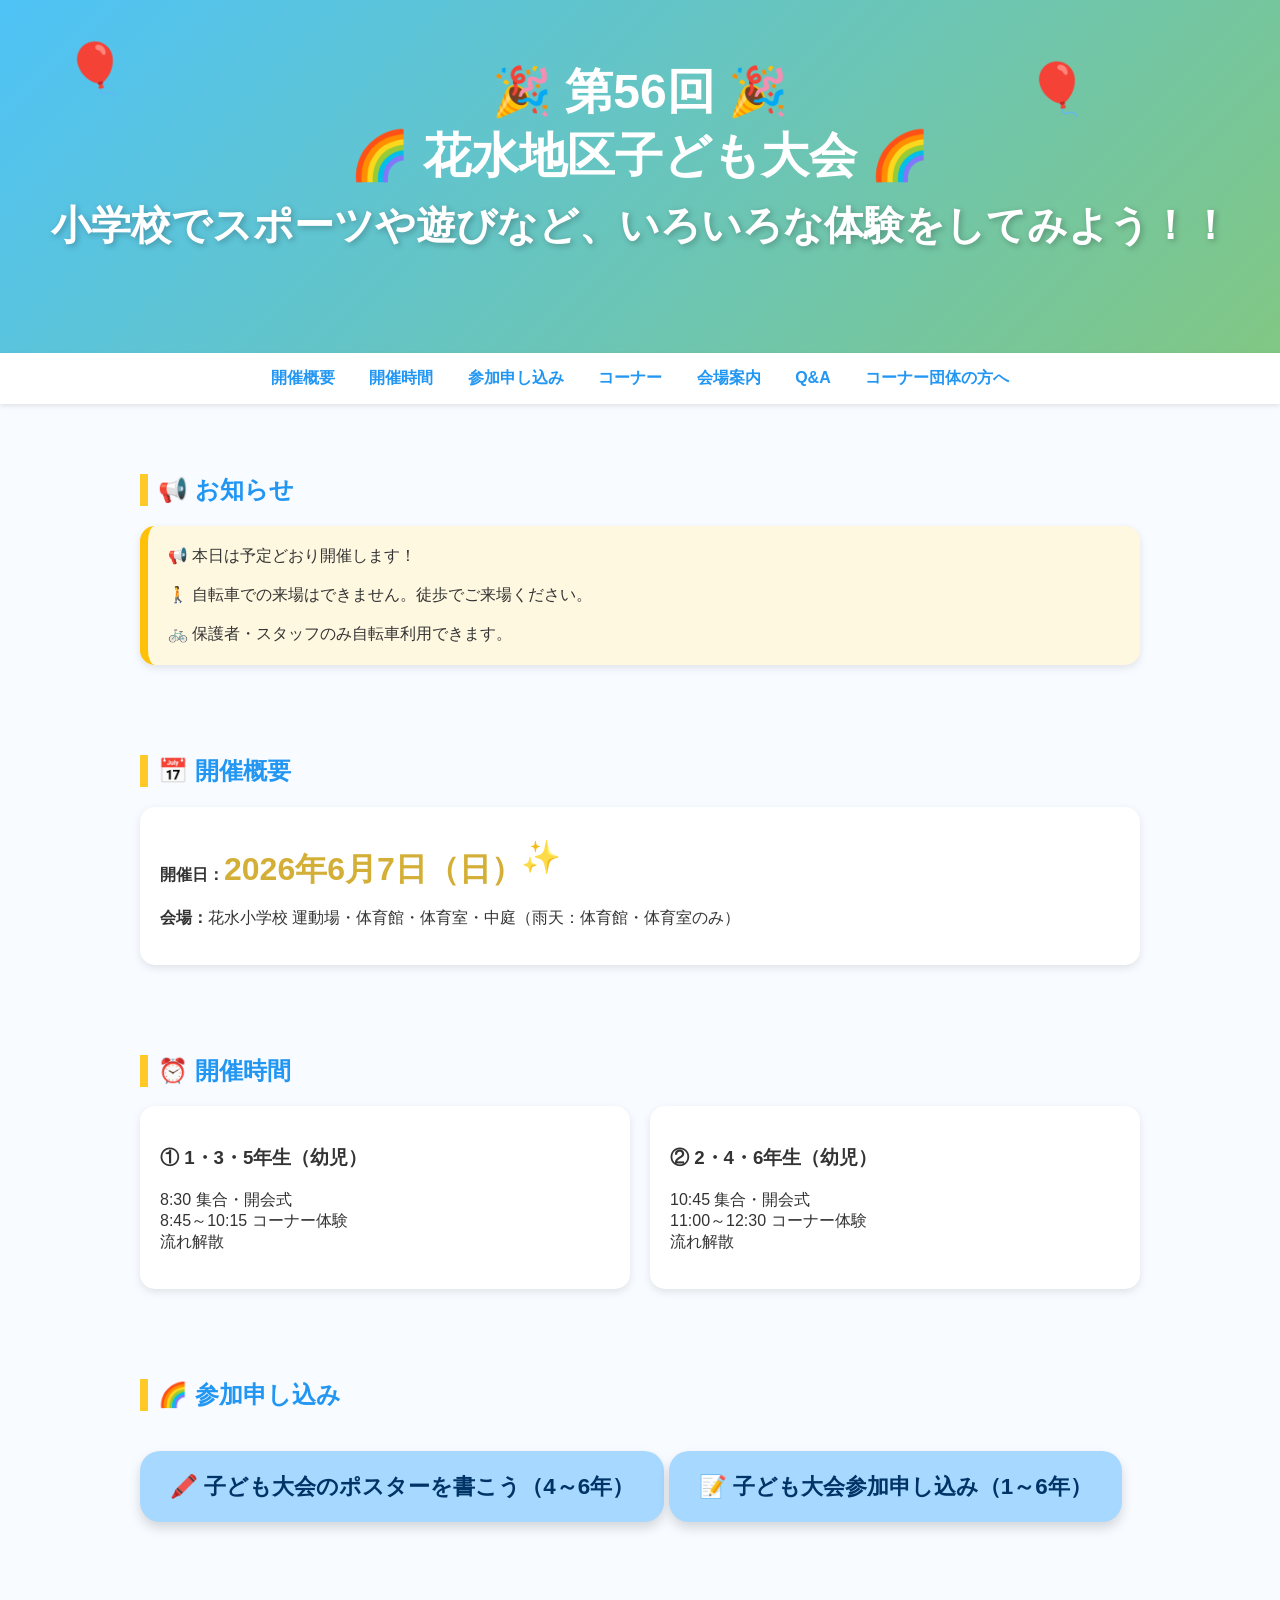
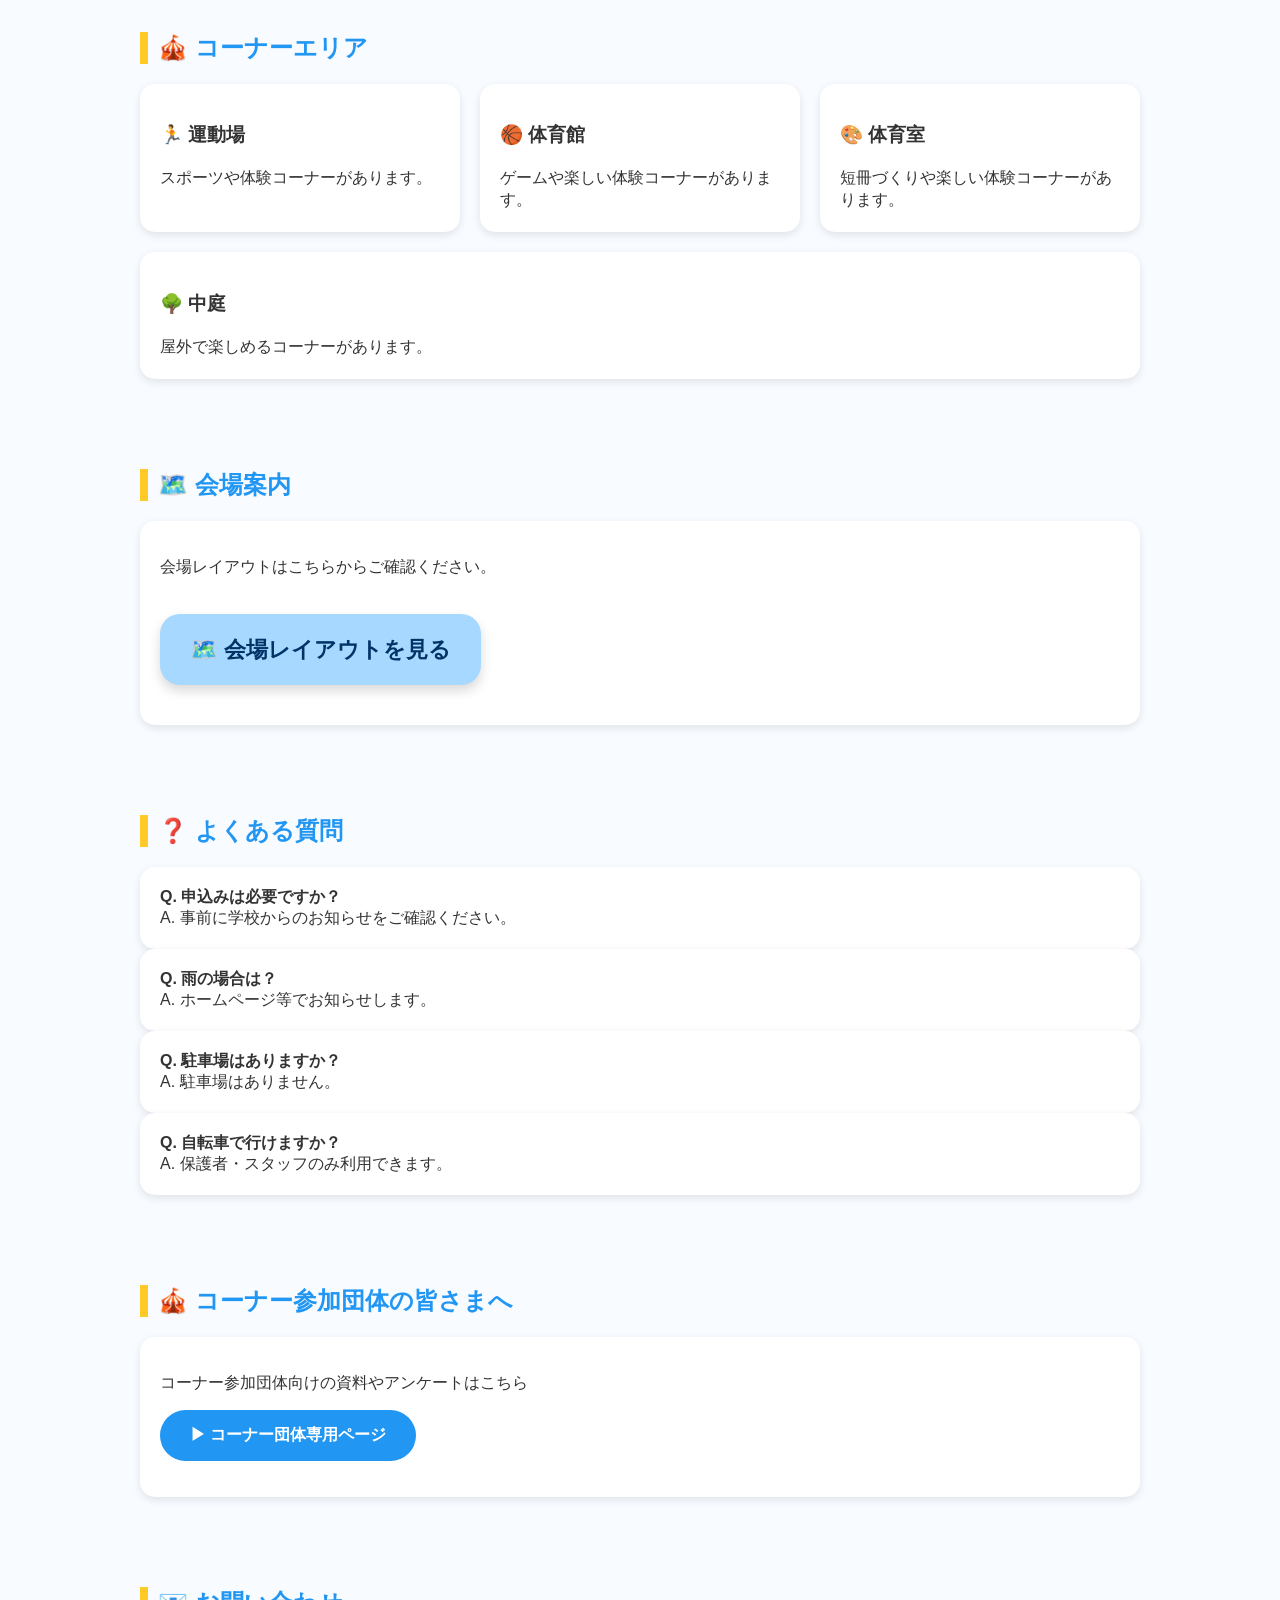
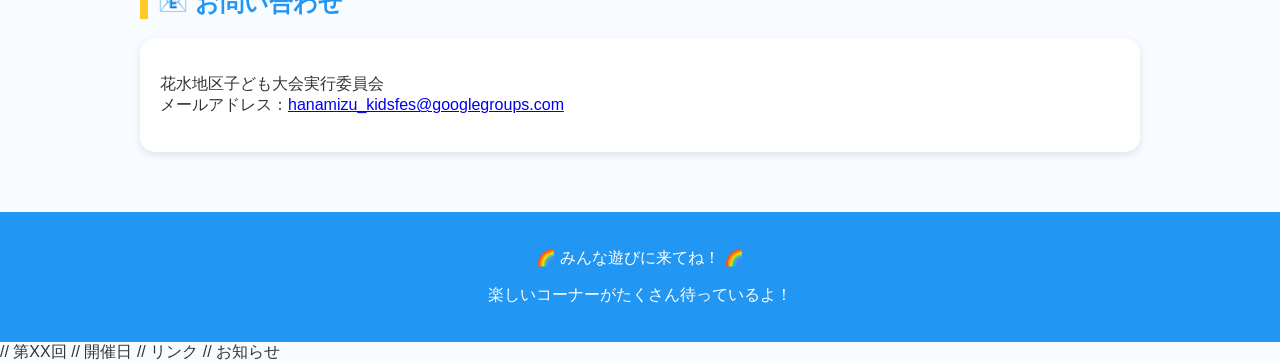
<file: index.html>
<!DOCTYPE html>
<html lang="ja">
<head>
<meta charset="UTF-8">
<meta name="viewport" content="width=device-width, initial-scale=1.0">
<title>花水地区子ども大会</title>
<link rel="stylesheet" href="common.css">
</head>

<body>

<header>
    <div class="hm-balloon hm-b-left">🎈</div>
    <div class="hm-balloon hm-b-right">🎈</div>

    <h1 class="hm-title-fade">🌈 花水地区子ども大会 🌈</h1>
    <p>小学校でスポーツや遊びなど、いろいろな体験をしてみよう！！</p>
</header>

<nav>
    <a href="#overview">開催概要</a>
    <a href="#schedule">開催時間</a>
    <a href="#signup">参加申し込み</a>
    <a href="#corner">コーナー</a>
    <a href="#map">会場案内</a>
    <a href="#faq">Q&A</a>
    <a href="corner.html">コーナー団体の方へ</a>
</nav>

<section id="notice">
    <h2>📢 お知らせ</h2>
    <div class="info notice fade-section" id="noticeBox">
        読み込み中…
    </div>
</section>

<section id="overview">
    <h2>📅 開催概要</h2>
    <div class="info">
　　　　<p id="event-date"><strong>開催日：</strong></p>
        <p><strong>会場：</strong>花水小学校 運動場・体育館・体育室・中庭（雨天：体育館・体育室のみ）</p>
    </div>

</section>

<section id="schedule">
    <h2>⏰ 開催時間</h2>

    <div class="schedule-container">

    <div class="info">
        <h3>① 1・3・5年生（幼児）</h3>
        <p>
        8:30 集合・開会式<br>
        8:45～10:15 コーナー体験<br>
        流れ解散
        </p>
    </div>

    <div class="info">
        <h3>② 2・4・6年生（幼児）</h3>
        <p>
        10:45 集合・開会式<br>
        11:00～12:30 コーナー体験<br>
        流れ解散
        </p>
    </div>

</div>
</section>

<section id="signup">
<h2>🌈 参加申し込み</h2>
<div class="apply-buttons">
  <button class="apply-btn" id="posterBtn">
    🖍️ 子ども大会のポスターを書こう（4～6年）
  </button>

  <button class="apply-btn" id="entryBtn">
    📝 子ども大会参加申し込み（1～6年）
  </button>
</div>

</section>


<section id="corner">
    <h2>🎪 コーナーエリア</h2>

    <div class="card-container">

        <div class="card">
            <h3>🏃 運動場</h3>
            <p>スポーツや体験コーナーがあります。</p>
        </div>

        <div class="card">
            <h3>🏀 体育館</h3>
            <p>ゲームや楽しい体験コーナーがあります。</p>
        </div>

        <div class="card">
            <h3>🎨 体育室</h3>
            <p>短冊づくりや楽しい体験コーナーがあります。</p>
        </div>

        <div class="card">
            <h3>🌳 中庭</h3>
            <p>屋外で楽しめるコーナーがあります。</p>
        </div>

    </div>
</section>

<section id="map">
    <h2>🗺️ 会場案内</h2>


    <div class="info fade-section">
        <p>会場レイアウトはこちらからご確認ください。</p>

        <a id="layoutMapLink" href="#" target="_blank" class="button">
            🗺️ 会場レイアウトを見る
        </a>
    </div>
</section>

<section id="faq">
    <h2>❓ よくある質問</h2>

    <div class="qa">
        <strong>Q. 申込みは必要ですか？</strong><br>
        A. 事前に学校からのお知らせをご確認ください。
    </div>

    <div class="qa">
        <strong>Q. 雨の場合は？</strong><br>
        A. ホームページ等でお知らせします。
    </div>

    <div class="qa">
        <strong>Q. 駐車場はありますか？</strong><br>
        A. 駐車場はありません。
    </div>

    <div class="qa">
        <strong>Q. 自転車で行けますか？</strong><br>
        A. 保護者・スタッフのみ利用できます。
    </div>

</section>

<section>
        <h2>🎪 コーナー参加団体の皆さまへ</h2>
   <div class="info">
        <p>
            コーナー参加団体向けの資料やアンケートはこちら
            <p>
                <a class="big-button" href="corner.html">▶ コーナー団体専用ページ</a>
            <p>
        </p>
    </div>
</section>

<section>
    <h2>📧 お問い合わせ</h2>
    <div class="info">
        <p>
        花水地区子ども大会実行委員会<br>
        メールアドレス：<a class="mail-link" href="mailto:hanamizu_kidsfes@googlegroups.com">hanamizu_kidsfes@googlegroups.com</a>
        </p>
    </div>
</section>

<footer>
    <p>🌈 みんな遊びに来てね！ 🌈</p>
          
    <p>楽しいコーナーがたくさん待っているよ！</p>
</footer>

// 第XX回
<script>
fetch("event_config.json")
  .then(res => res.json())
  .then(cfg => {
      const num = cfg.event_number;

      // h1 を取得
      const h1 = document.querySelector("h1");
      if (h1) {
          const original = h1.textContent.trim();

          // 第XX回
          const decorated = `🎉 ${num} 🎉`;

          // 改行してセット
          h1.innerHTML = `${decorated}<br>${original}`;

          // センター揃え
          h1.style.textAlign = "center";
      }

      // <title> も変更（絵文字は入れない）
      document.title = `${cfg.event_number} 花水地区子ども大会`;
  });
</script>

// 開催日
<script>
fetch("event_config.json")
  .then(res => res.json())
  .then(cfg => {
    document.getElementById("event-date").innerHTML =
      `<strong>開催日：</strong><span class="event-date sparkle">${cfg.event_date_text}</span>`;
  });
</script>

// リンク
<script>
  fetch('./link_config.json')
    .then(r => r.json())
    .then(config => {
      document.getElementById('posterBtn').onclick = () => {
        window.open(config.poster_form, '_blank');
      };
      document.getElementById('entryBtn').onclick = () => {
        window.open(config.entry_form, '_blank');
      };
      // 会場レイアウトのリンク
      document.getElementById('layoutMapLink').href = config.layout_map;
    })
    .catch(err => console.error('設定ファイル読み込みエラー:', err));
</script>

// お知らせ
<script>
fetch('./notice_config.json')
  .then(r => r.json())
  .then(data => {
    const messages = [];

    if (data.message1) messages.push(data.message1);
    if (data.message2) messages.push(data.message2); 

    document.getElementById('noticeBox').innerHTML =
      messages.join("<br><br>");
  })
  .catch(err => {
    console.error('お知らせ読み込みエラー:', err);
    document.getElementById('noticeBox').innerHTML = "お知らせを読み込めませんでした。";
  });
</script>

</body>
</html>
</file>
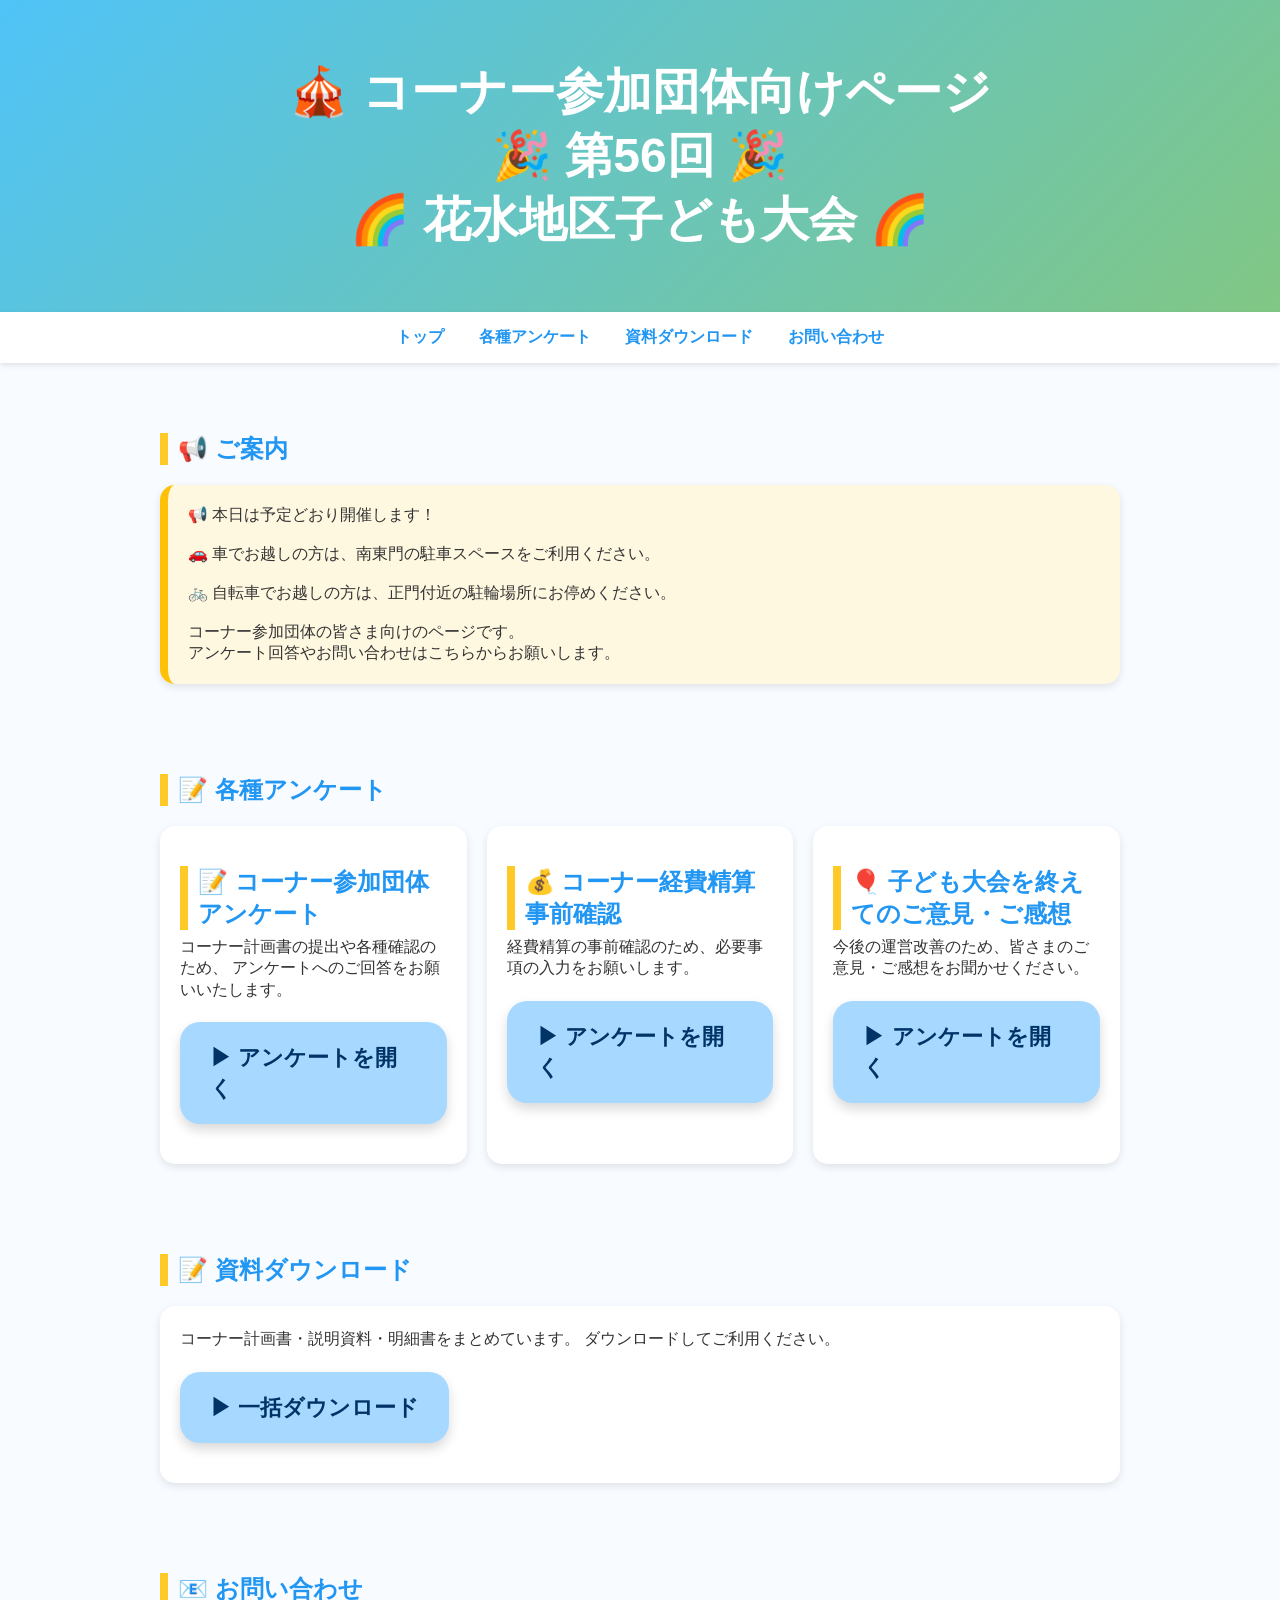
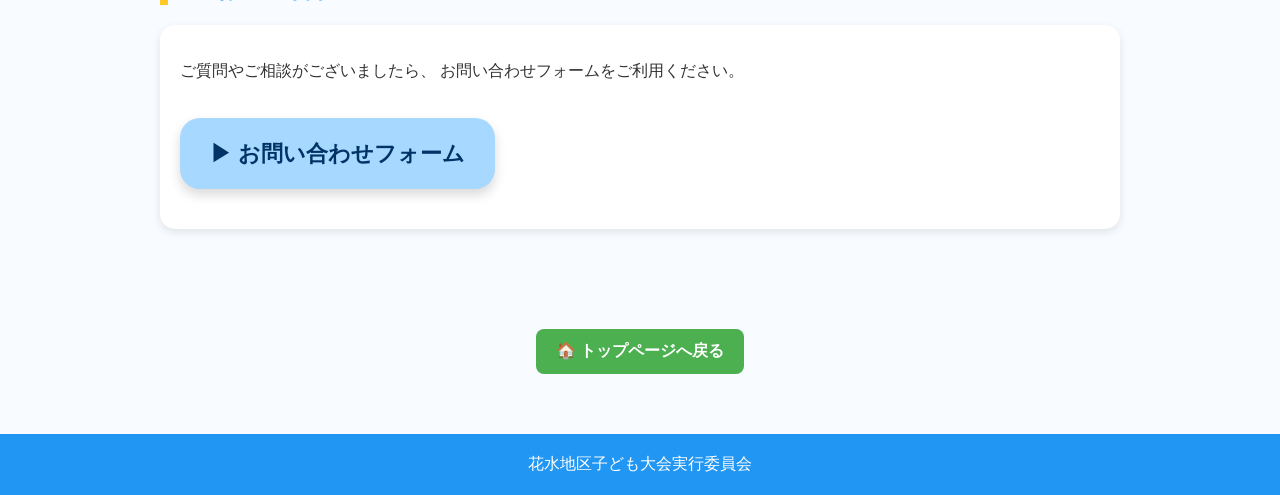
<file: corner.html>
<!DOCTYPE html>
<html lang="ja">
<head>
<meta charset="UTF-8">
<meta name="viewport" content="width=device-width, initial-scale=1.0">
<title>コーナー参加団体向けページ</title>

<link rel="stylesheet" href="common.css">
</head>
<body>

<header>
    <h1>🎪 コーナー参加団体向けページ</h1>
    <h1 id="eventTitle"></h1>
</header>

<script>
fetch("event_config.json")
  .then(res => res.json())
  .then(cfg => {
      const num = cfg.event_number; // 例：第56回
      const h1 = document.getElementById("eventTitle");

      // 🎉 第XX回 🎉 ＋ 花水地区子ども大会
      h1.innerHTML = `🎉 ${num} 🎉<br>🌈 花水地区子ども大会 🌈`;
      h1.style.textAlign = "center";
  });
</script>

<nav>
    <a href="index.html">トップ</a>
    <a href="#surveys">各種アンケート</a>
    <a href="#download">資料ダウンロード</a>
    <a href="#contact">お問い合わせ</a>
</nav>

<div class="container">

    <!-- ▼ ご案内 -->
    <section id="notice">
        <h2>📢 ご案内</h2>
        <div class="info notice fade-section" id="noticeBox">
            読み込み中…
        </div>
    </section>

    <!-- ▼ アンケート類 -->
    <section id="surveys">
        <h2>📝 各種アンケート</h2>

        <div class="card-container fade-section">

            <div class="card">
                <h2>📝 コーナー参加団体アンケート</h2>
                <p>
                    コーナー計画書の提出や各種確認のため、
                    アンケートへのご回答をお願いいたします。
                </p>
                <a class="button" id="cornerSurveyLink" href="#" target="_blank">
                    ▶ アンケートを開く
                </a>
            </div>

            <div class="card">
                <h2>💰 コーナー経費精算事前確認</h2>
                <p>
                    経費精算の事前確認のため、必要事項の入力をお願いします。
                </p>
                <a class="button" id="expenseSurveyLink" href="#" target="_blank">
                    ▶ アンケートを開く
                </a>
            </div>

            <div class="card">
                <h2>🎈 子ども大会を終えてのご意見・ご感想</h2>
                <p>
                    今後の運営改善のため、皆さまのご意見・ご感想をお聞かせください。
                </p>
                <a class="button" id="feedbackSurveyLink" href="#" target="_blank">
                    ▶ アンケートを開く
                </a>
            </div>

        </div>
    </section>

    <!-- ▼ 資料ダウンロード -->
    <section id="download">
        <h2>📝 資料ダウンロード</h2>
            <div class="card">
                  <p>
                      コーナー計画書・説明資料・明細書をまとめています。
                      ダウンロードしてご利用ください。
                  </p>
                  <a class="button" id="allZipLink" href="#" download>
                      ▶ 一括ダウンロード
                  </a>
            </div>
    </section>

    <!-- ▼ お問い合わせ -->
    <section id="contact">
        <h2>📧 お問い合わせ</h2>
        <div class="info fade-section">
            <p>
                ご質問やご相談がございましたら、
                お問い合わせフォームをご利用ください。
            </p>

            <a class="button" id="contactFormLink" href="#" target="_blank">
                ▶ お問い合わせフォーム
            </a>
        </div>
    </section>

    <!-- ▼ 戻る -->
    <section id="back">
        <div class="back fade-section">
            <a href="index.html">
                🏠 トップページへ戻る
            </a>
        </div>
    </section>

</div><!-- container -->

<script>
  fetch('./link_config.json')
    .then(r => r.json())
    .then(config => {
      document.getElementById('cornerSurveyLink').href = config.corner_survey;
      document.getElementById('expenseSurveyLink').href = config.corner_expense;
      document.getElementById('feedbackSurveyLink').href = config.corner_feedback;
      document.getElementById('contactFormLink').href = config.contact_form;
      // ★ ZIP のリンク
      if (config.all_zip) {
        document.getElementById('allZipLink').href = config.all_zip;
      }
    })
    .catch(err => console.error('設定ファイル読み込みエラー:', err));

  fetch('./notice_config.json')
    .then(r => r.json())
    .then(data => {
      const messages = [];

      if (data.message1) messages.push(data.message1);
      if (data.message3) messages.push(data.message3);
      if (data.message4) messages.push(data.message4);

      document.getElementById('noticeBox').innerHTML =
        messages.join("<br><br>");
    })
    .catch(err => {
      console.error('お知らせ読み込みエラー:', err);
      document.getElementById('noticeBox').innerHTML = "お知らせを読み込めませんでした。";
    });
</script>

<footer>
    花水地区子ども大会実行委員会
</footer>

</body>
</html>
</file>
<file: common.css>
/* =========================================
   共通：基本設定
========================================= */
body{
    margin:0;
    font-family:"Yu Gothic","Meiryo",sans-serif;
    color:#333;
    background:#f8fbff; /* MAIN に統一 */
}

/* =========================================
   共通：ヘッダー
========================================= */
header{
    background:linear-gradient(135deg,#4fc3f7,#81c784);
    color:white;
    text-align:center;
    padding:60px 20px;
}

header h1{
    margin:0;
    font-size:3em;
}

header p{
    margin-top:10px;
    font-size:2.5em;
    font-weight:bold;
    text-shadow:2px 2px 6px rgba(0,0,0,0.25);
}

/* =========================================
   共通：ナビ
========================================= */
nav{
    background:#fff;
    text-align:center;
    padding:15px;
    box-shadow:0 2px 5px rgba(0,0,0,0.1);
}
nav a{
    text-decoration:none;
    color:#2196f3;
    font-weight:bold;
    margin:0 15px;
}

/* =========================================
   共通：コンテナ
========================================= */
.container{
    max-width:1000px;
    margin:30px auto;
    padding:0 20px;
}

/* =========================================
   共通：セクション
========================================= */
section{
    max-width:1000px;
    margin:30px auto;
    padding:20px;
}

/* =========================================
   共通：見出し
========================================= */
h2{
    color:#2196f3;
    border-left:8px solid #ffca28;
    padding-left:10px;
}

/* =========================================
   共通：カード・info
========================================= */
.card-container{
    display:flex;
    flex-wrap:wrap;
    gap:20px;
}
/* カード内の行間を詰める */
.card p {
    margin: 2px 0;
    line-height: 1.35;
}
.card h2 {
    margin-bottom: 6px;
}
/* =========================================
   共通：デザイン
========================================= */
/* 共通デザイン */
.card,
.info,
.qa{
    background:white;
    border-radius:15px;
    padding:20px;
    box-shadow:0 3px 8px rgba(0,0,0,0.1);
    transition:0.3s;
}

/* 共通ホバー効果 */
.card:hover,
.info:hover,
.qa:hover{
    transform:translateY(-10px);
    box-shadow:0 10px 20px rgba(0,0,0,0.2);
}

/* カードだけの追加レイアウト（必要なら） */
.card{
    flex:1;
    min-width:220px;
}

/* =========================================
   共通：スケジュール
========================================= */
.schedule-container{
    display:flex;
    flex-wrap:wrap;
    gap:20px;
}
.schedule-container .info{
    flex:1;
    min-width:300px;
}

/* =========================================
   共通：注意枠
========================================= */
.notice{
    background:#fff8e1;
    border-left:8px solid #ffc107;
    padding:20px;
    border-radius:15px;
}

/* =========================================
   共通：ボタン
========================================= */
.button,
.apply-btn{
  display:inline-block;
  font-size:1.4em;
  padding:20px 30px;
  border-radius:20px;
  background:#a7d8ff;
  color:#003366;
  text-decoration:none;
  font-weight:bold;
  box-shadow:0 6px 12px rgba(0,0,0,0.15);
  margin:20px 0;
  cursor:pointer;
  transition:0.2s;
  border:none;
}

.button:hover,
.apply-btn:hover{
  background:#c7e6ff;
  transform:scale(1.06);
}

/* =========================================
   共通：ボタン(大きい)
========================================= */
.big-button{
    display:inline-block;
    background:#2196f3;
    color:#fff !important;
    padding:15px 30px;
    border-radius:30px;
    text-decoration:none;
    font-weight:bold;
}
.big-button:hover{
    background:#1976d2;
}

/* =========================================
   共通：戻るボタン
========================================= */
.back{
    text-align:center;
    margin-top:30px;
}

.back a{
    display:inline-block;
    background:#4caf50;
    color:white;
    text-decoration:none;
    padding:12px 20px;
    border-radius:8px;
    font-weight:bold;
}

/* =========================================
   共通：フッター
========================================= */
footer{
    text-align:center;
    background:#2196f3;
    color:white;
    padding:20px;
    margin-top:40px;
}
/* =========================================
   風船
========================================= */
.hm-balloon{
    position: absolute;
    font-size: 50px;
    animation: hmFloat 6s infinite ease-in-out;
    user-select: none;
}

/* 左側に配置する風船 */
.hm-b-left{
    left: 5%;   /* 左端からの距離 */
    top: 40px;  /* 上からの距離 */
}
/* 右側に配置する風船 */
.hm-b-right{
    right: 15%; /* 右端からの距離 */
    top: 60px;  /* 上からの距離（左と少しずらすと自然） */
}

/* 浮遊アニメーション（衝突防止） */
@keyframes hmFloat{
    0%,100%{ transform: translateY(0); }
    50%{ transform: translateY(-20px); }
}
/* =========================================
   花水子ども大会：タイトルふわっと登場
========================================= */
.hm-title-fade{
    animation: hmTitleFadeIn 1.5s ease;
}

@keyframes hmTitleFadeIn{
    from{
        opacity: 0;
        transform: translateY(-30px);
    }
    to{
        opacity: 1;
        transform: translateY(0);
    }
}
/* =========================================
   日付：カラフル
========================================= */
.event-date {
  font-size: 2em;
  font-weight: bold;
  color: #d4af37; /* ゴールド。変更OK */
}
#event-date {
  margin-top: 0;
}
.sparkle {
  position: relative;
  display: inline-block;
}

.sparkle::after {
  content: "✨";
  position: absolute;
  right: -1.2em;
  top: -0.3em;
  animation: sparkleMove 1.6s infinite ease-in-out;
  opacity: 0.9;
}

@keyframes sparkleMove {
  0%   { transform: scale(0.8) rotate(0deg); opacity: 0.6; }
  50%  { transform: scale(1.3) rotate(20deg); opacity: 1; }
  100% { transform: scale(0.8) rotate(0deg); opacity: 0.6; }
}
</file>
